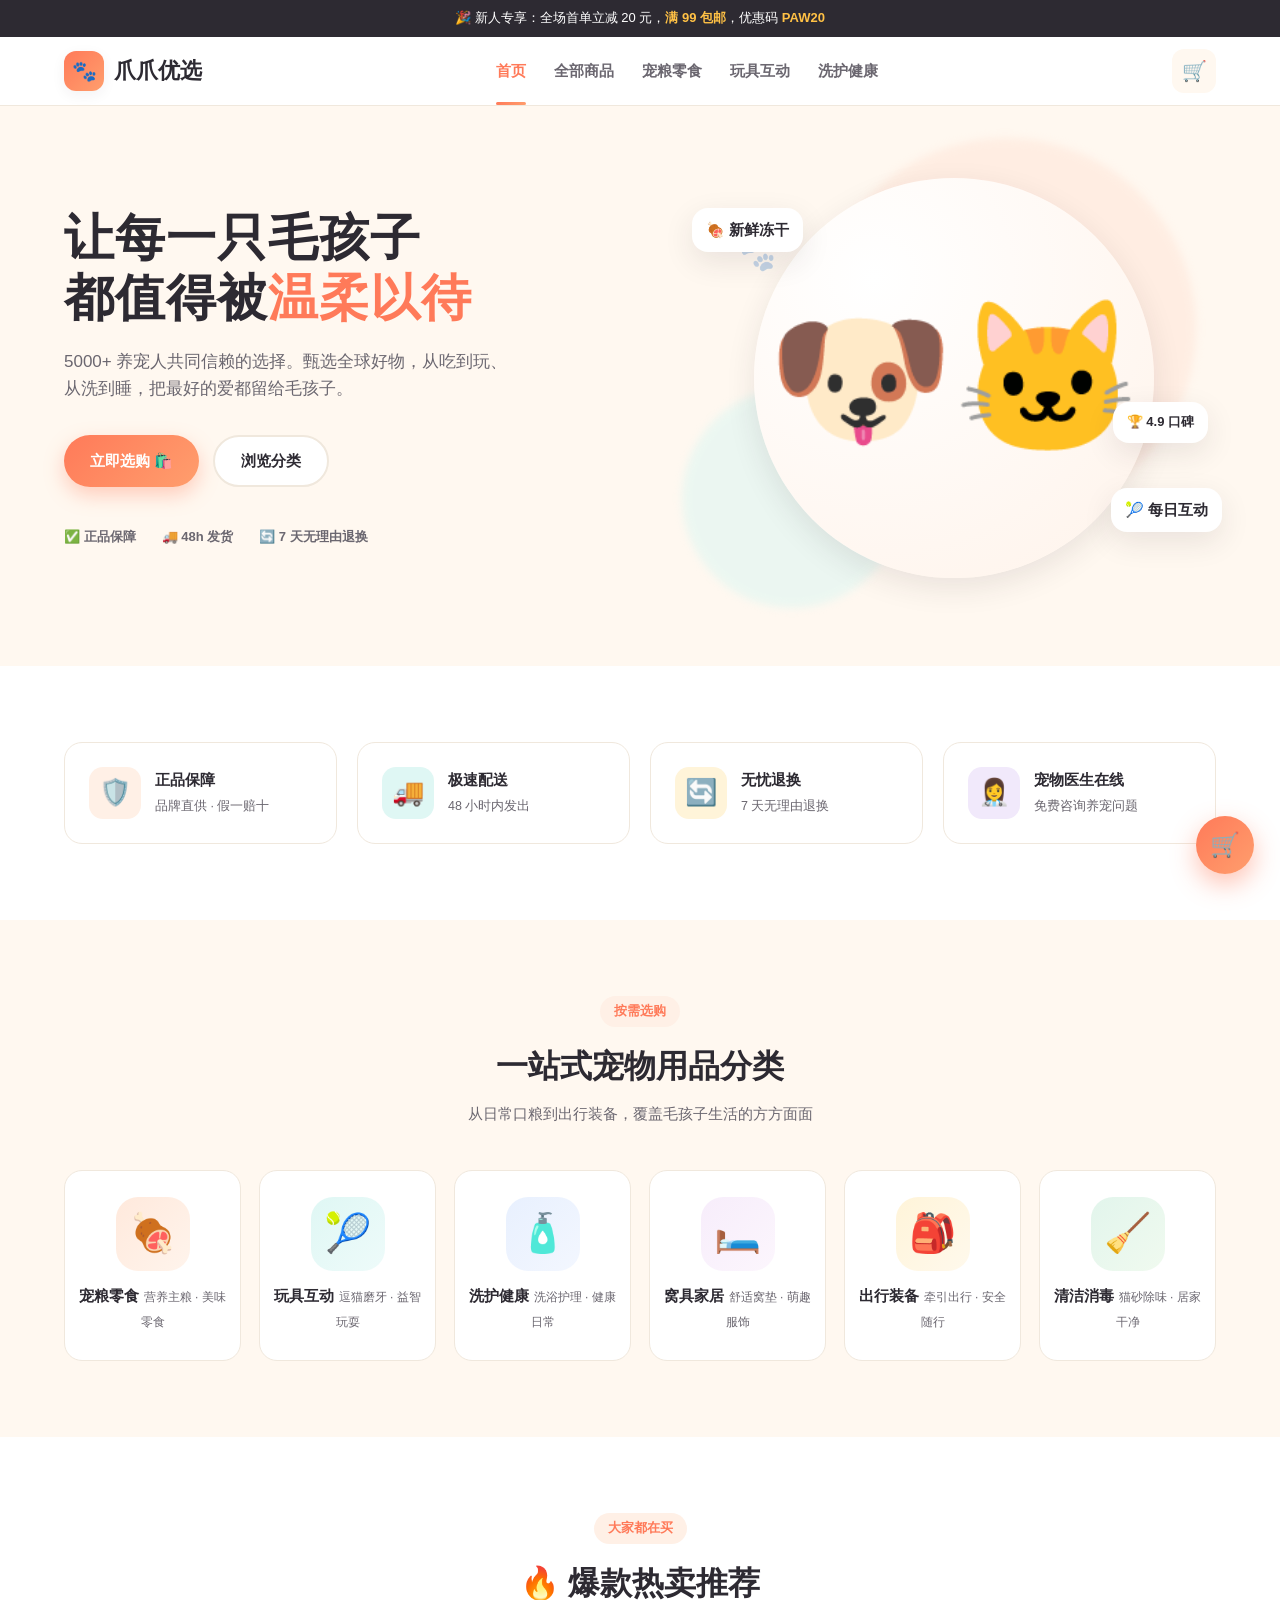
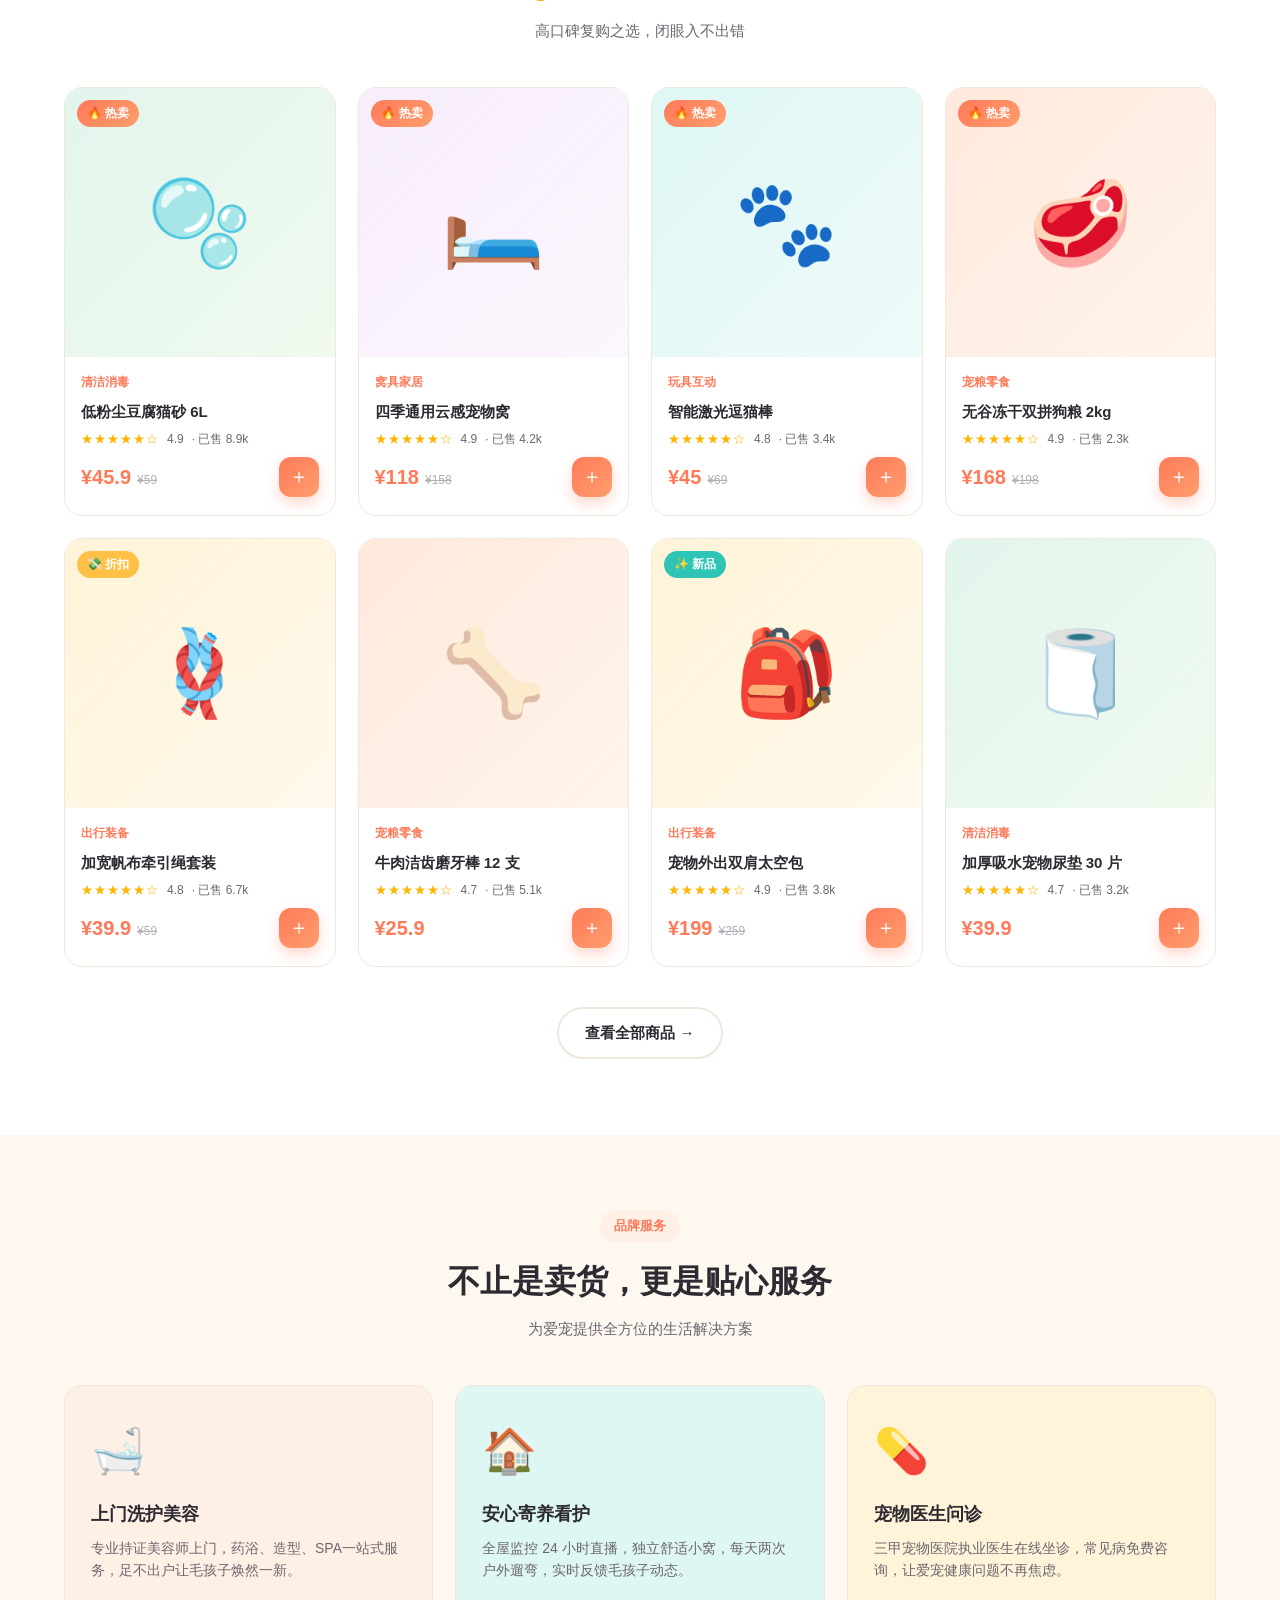
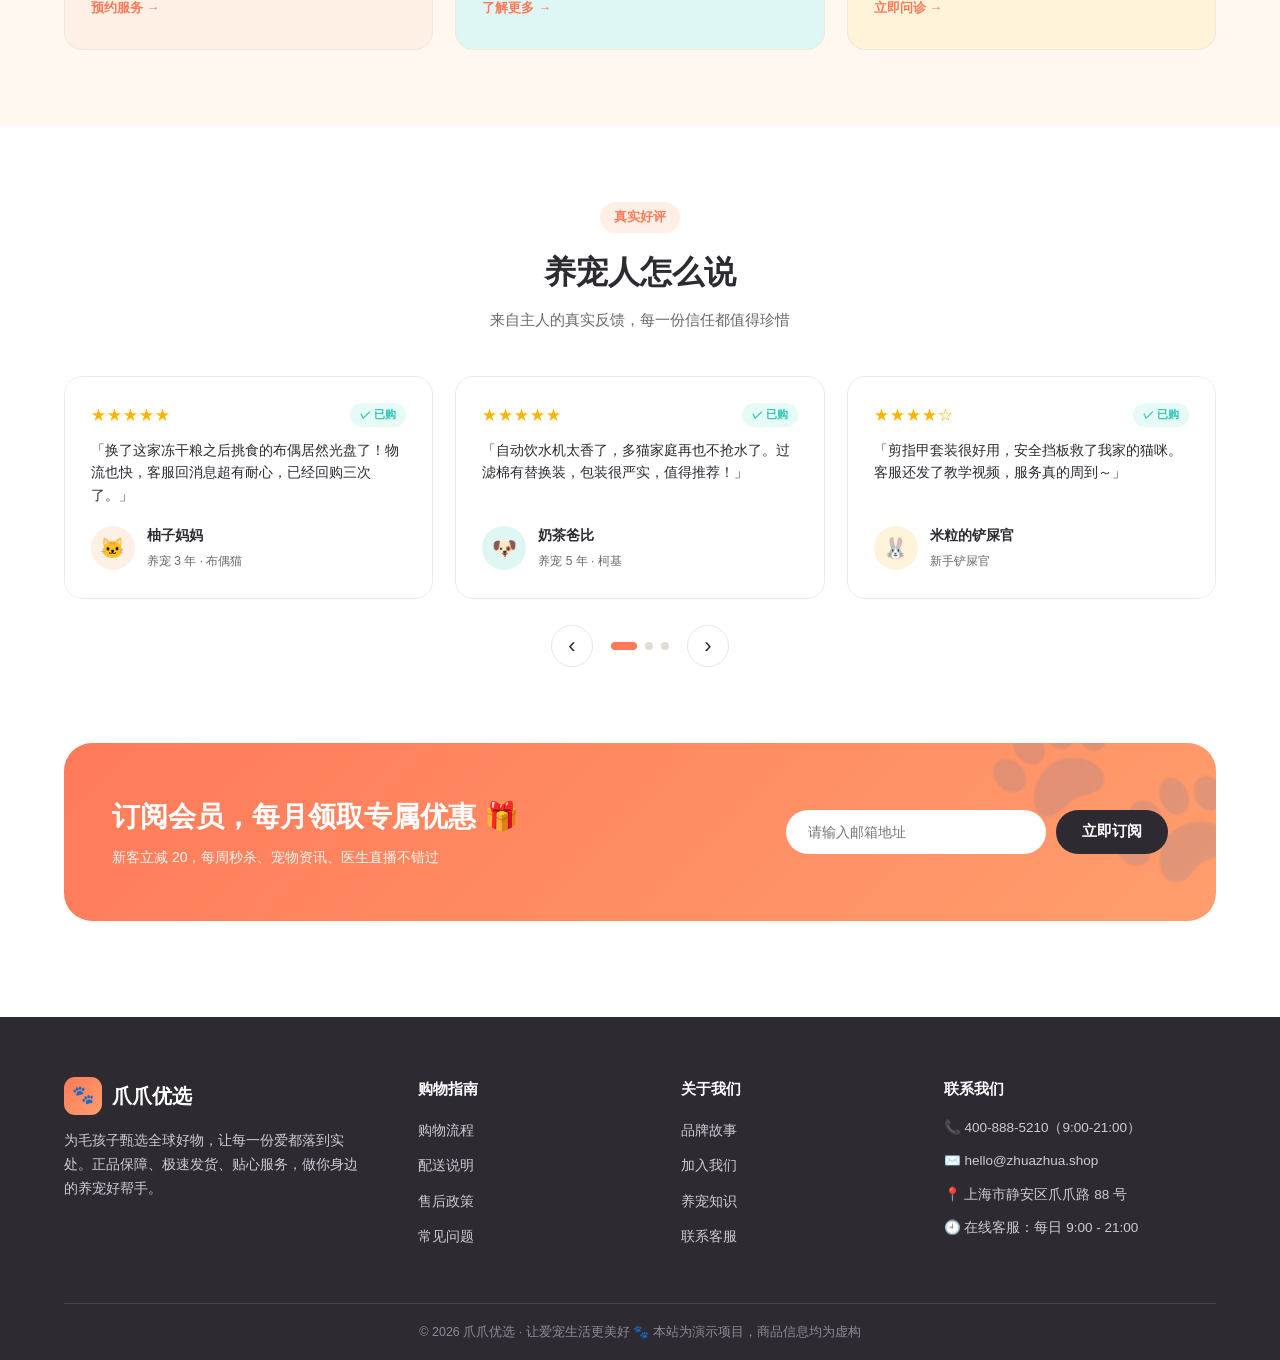
<file: index.html>
<!DOCTYPE html>
<html lang="zh-CN">
<head>
  <meta charset="UTF-8">
  <meta name="viewport" content="width=device-width, initial-scale=1.0">
  <title>爪爪优选 · 宠物用品一站式购物</title>
  <meta name="description" content="爪爪优选——为爱宠精选优质宠粮、玩具、洗护、出行装备，正品保障，极速发货。">
  <link rel="icon" href="data:image/svg+xml,<svg xmlns=%22http://www.w3.org/2000/svg%22 viewBox=%220 0 100 100%22><text y=%22.9em%22 font-size=%2290%22>🐾</text></svg>">
  <link rel="stylesheet" href="css/style.css">
</head>
<body>

  <div class="topbar">🎉 新人专享：全场首单立减 20 元，<b>满 99 包邮</b>，优惠码 <b>PAW20</b></div>

  <header class="header">
    <div class="wrap header-inner">
      <a href="index.html" class="logo"><span class="paw">🐾</span>爪爪优选</a>
      <nav class="nav">
        <a href="index.html" class="active">首页</a>
        <a href="products.html">全部商品</a>
        <a href="products.html?cat=food">宠粮零食</a>
        <a href="products.html?cat=toy">玩具互动</a>
        <a href="products.html?cat=care">洗护健康</a>
      </nav>
      <div class="header-actions">
        <a href="cart.html" class="icon-btn" title="购物车">🛒<span class="cart-badge" style="display:none">0</span></a>
        <button class="icon-btn burger" aria-label="菜单">☰</button>
      </div>
    </div>
  </header>

  <div class="mobile-nav">
    <div class="drawer">
      <button class="close" style="align-self:flex-end">✕</button>
      <a href="index.html">🏠 首页</a>
      <a href="products.html">🛍️ 全部商品</a>
      <a href="products.html?cat=food">🍖 宠粮零食</a>
      <a href="products.html?cat=toy">🎾 玩具互动</a>
      <a href="products.html?cat=care">🧴 洗护健康</a>
      <a href="cart.html">🛒 购物车</a>
    </div>
  </div>

  <!-- Hero -->
  <section class="hero">
    <div class="wrap hero-inner">
      <div>
        <h1>让每一只毛孩子<br>都值得被<span class="hl">温柔以待</span></h1>
<p class="sub">5000+ 养宠人共同信赖的选择。甄选全球好物，从吃到玩、从洗到睡，把最好的爱都留给毛孩子。</p>
        <div class="hero-cta">
          <a href="products.html" class="btn btn-primary">立即选购 🛍️</a>
          <a href="#categories" class="btn btn-ghost">浏览分类</a>
        </div>
        <div class="hero-trust">
          <span>✅ 正品保障</span>
          <span>🚚 48h 发货</span>
          <span>🔄 7 天无理由退换</span>
        </div>
      </div>
      <div class="hero-art">
        <div class="blob blob-a"></div>
        <div class="blob blob-b"></div>
        <span class="paw-deco pd-1">🐾</span>
        <span class="paw-deco pd-2">🦴</span>
        <span class="paw-deco pd-3">🐾</span>
        <div class="hero-pets">🐶🐱</div>
        <div class="float-item fi-1">🍖 新鲜冻干</div>
        <div class="float-item fi-2">🎾 每日互动</div>
        <div class="float-item fi-3">🏆 4.9 口碑</div>
      </div>
    </div>
  </section>

  <!-- 服务亮点 -->
  <section class="section">
    <div class="wrap">
      <div class="features">
        <div class="feature"><div class="ico f-orange">🛡️</div><div><b>正品保障</b><span>品牌直供 · 假一赔十</span></div></div>
        <div class="feature"><div class="ico f-teal">🚚</div><div><b>极速配送</b><span>48 小时内发出</span></div></div>
        <div class="feature"><div class="ico f-yellow">🔄</div><div><b>无忧退换</b><span>7 天无理由退换</span></div></div>
        <div class="feature"><div class="ico f-purple">👩‍⚕️</div><div><b>宠物医生在线</b><span>免费咨询养宠问题</span></div></div>
      </div>
    </div>
  </section>

  <!-- 分类 -->
  <section class="section alt" id="categories">
    <div class="wrap">
      <div class="section-head">
        <span class="tag">按需选购</span>
        <h2>一站式宠物用品分类</h2>
        <p>从日常口粮到出行装备，覆盖毛孩子生活的方方面面</p>
      </div>
      <div class="cats" id="catsBox"></div>
    </div>
  </section>

  <!-- 热卖商品 -->
  <section class="section">
    <div class="wrap">
      <div class="section-head">
        <span class="tag">大家都在买</span>
        <h2>🔥 爆款热卖推荐</h2>
        <p>高口碑复购之选，闭眼入不出错</p>
      </div>
      <div class="grid" id="hotBox"></div>
      <div style="text-align:center;margin-top:40px">
        <a href="products.html" class="btn btn-ghost">查看全部商品 →</a>
      </div>
    </div>
  </section>

  <!-- 服务展示 -->
  <section class="section alt">
    <div class="wrap">
      <div class="section-head">
        <span class="tag">品牌服务</span>
        <h2>不止是卖货，更是贴心服务</h2>
        <p>为爱宠提供全方位的生活解决方案</p>
      </div>
      <div class="services">
        <div class="service" style="background:#fff0e6"><div class="emoji">🛁</div><h3>上门洗护美容</h3><p>专业持证美容师上门，药浴、造型、SPA一站式服务，足不出户让毛孩子焕然一新。</p><span class="more">预约服务 →</span></div>
        <div class="service" style="background:#dff7f4"><div class="emoji">🏠</div><h3>安心寄养看护</h3><p>全屋监控 24 小时直播，独立舒适小窝，每天两次户外遛弯，实时反馈毛孩子动态。</p><span class="more">了解更多 →</span></div>
        <div class="service" style="background:#fff4d9"><div class="emoji">💊</div><h3>宠物医生问诊</h3><p>三甲宠物医院执业医生在线坐诊，常见病免费咨询，让爱宠健康问题不再焦虑。</p><span class="more">立即问诊 →</span></div>
      </div>
    </div>
  </section>

  <!-- 用户评价 -->
  <section class="section">
    <div class="wrap">
      <div class="section-head">
        <span class="tag">真实好评</span>
        <h2>养宠人怎么说</h2>
        <p>来自主人的真实反馈，每一份信任都值得珍惜</p>
      </div>
      <div class="testi-carousel" id="testiCarousel">
        <div class="testi-viewport">
          <div class="testi-track">
            <div class="testi">
              <div class="testi-top"><div class="stars">★★★★★</div><span class="verified">✓ 已购</span></div>
              <p>「换了这家冻干粮之后挑食的布偶居然光盘了！物流也快，客服回消息超有耐心，已经回购三次了。」</p>
              <div class="who"><div class="avatar f-orange" style="background:#fff0e6">🐱</div><div><b>柚子妈妈</b><span>养宠 3 年 · 布偶猫</span></div></div>
            </div>
            <div class="testi">
              <div class="testi-top"><div class="stars">★★★★★</div><span class="verified">✓ 已购</span></div>
              <p>「自动饮水机太香了，多猫家庭再也不抢水了。过滤棉有替换装，包装很严实，值得推荐！」</p>
              <div class="who"><div class="avatar f-teal" style="background:#dff7f4">🐶</div><div><b>奶茶爸比</b><span>养宠 5 年 · 柯基</span></div></div>
            </div>
            <div class="testi">
              <div class="testi-top"><div class="stars">★★★★☆</div><span class="verified">✓ 已购</span></div>
              <p>「剪指甲套装很好用，安全挡板救了我家的猫咪。客服还发了教学视频，服务真的周到～」</p>
              <div class="who"><div class="avatar f-yellow" style="background:#fff4d9">🐰</div><div><b>米粒的铲屎官</b><span>新手铲屎官</span></div></div>
            </div>
            <div class="testi">
              <div class="testi-top"><div class="stars">★★★★★</div><span class="verified">✓ 已购</span></div>
              <p>「16kg 大规格犬粮收到超乎预期，颗粒大小刚好、不油不咸，挑食的金毛每顿都光盘，掉毛也少了，回购已经安排上！」</p>
              <div class="who"><div class="avatar f-pink" style="background:#ffe9f2">🐶</div><div><b>汤圆妈咪</b><span>养宠 4 年 · 金毛</span></div></div>
            </div>
            <div class="testi">
              <div class="testi-top"><div class="stars">★★★★★</div><span class="verified">✓ 已购</span></div>
              <p>「豆腐猫砂除臭真的顶，结团快还不粘底，一袋能用半个月。铲屎体验直接升级，准备再囤一箱！」</p>
              <div class="who"><div class="avatar f-blue" style="background:#e8f1ff">🐱</div><div><b>布丁老爸</b><span>养宠 2 年 · 英短</span></div></div>
            </div>
            <div class="testi">
              <div class="testi-top"><div class="stars">★★★★★</div><span class="verified">✓ 已购</span></div>
              <p>「氨基酸沐浴露香味高级又不刺激，洗完整个毛孩子蓬松软糯，现在一闻到瓶子的味道就乖乖蹲下等洗澡了。」</p>
              <div class="who"><div class="avatar f-teal" style="background:#e6faf6">🐶</div><div><b>雪球姐姐</b><span>养宠 6 年 · 博美</span></div></div>
            </div>
            <div class="testi">
              <div class="testi-top"><div class="stars">★★★★☆</div><span class="verified">✓ 已购</span></div>
              <p>「耐咬绳结玩具超结实，拆家小能手终于遇到了对手，终于不用每天换一只新拖鞋了！扣一星是希望配色再多一点～」</p>
              <div class="who"><div class="avatar f-yellow" style="background:#fff7e0">🐶</div><div><b>黑豆哥哥</b><span>养宠 1 年 · 雪纳瑞</span></div></div>
            </div>
            <div class="testi">
              <div class="testi-top"><div class="stars">★★★★★</div><span class="verified">✓ 已购</span></div>
              <p>「太空舱宠物包设计太贴心了，透气不闷还有垫子，带仓鼠出门散步回头率超高，朋友都来问链接。」</p>
              <div class="who"><div class="avatar f-orange" style="background:#fff2e4">🐹</div><div><b>瓜子妈妈</b><span>养宠 3 年 · 仓鼠</span></div></div>
            </div>
            <div class="testi">
              <div class="testi-top"><div class="stars">★★★★★</div><span class="verified">✓ 已购</span></div>
              <p>「在线问诊太方便了，半夜毛孩子呕吐吓得不行，医生几分钟就回复，耐心指导到好转，安心又省钱。」</p>
              <div class="who"><div class="avatar f-pink" style="background:#fff0f9">🐈</div><div><b>年糕铲屎官</b><span>养宠 5 年 · 中华田园猫</span></div></div>
            </div>
          </div>
        </div>
        <div class="testi-nav">
          <button class="testi-btn prev" aria-label="上一条评价">‹</button>
          <div class="testi-dots" role="tablist" aria-label="评价分页"></div>
          <button class="testi-btn next" aria-label="下一条评价">›</button>
        </div>
      </div>
    </div>
  </section>

  <!-- CTA 订阅 -->
  <section class="section" style="padding-top:0">
    <div class="wrap">
      <div class="cta-band">
        <div>
          <h2>订阅会员，每月领取专属优惠 🎁</h2>
          <p>新客立减 20，每周秒杀、宠物资讯、医生直播不错过</p>
        </div>
        <form class="newsletter" onsubmit="event.preventDefault();toast('订阅成功，欢迎加入爪爪家族 🐾')">
          <input type="email" placeholder="请输入邮箱地址" required>
          <button class="btn" type="submit">立即订阅</button>
        </form>
      </div>
    </div>
  </section>

  <footer class="footer">
    <div class="wrap">
      <div class="footer-grid">
        <div>
          <div class="flogo"><span class="paw">🐾</span>爪爪优选</div>
          <p class="desc">为毛孩子甄选全球好物，让每一份爱都落到实处。正品保障、极速发货、贴心服务，做你身边的养宠好帮手。</p>
        </div>
        <div>
          <h4>购物指南</h4>
          <ul>
            <li><a href="#">购物流程</a></li>
            <li><a href="#">配送说明</a></li>
            <li><a href="#">售后政策</a></li>
            <li><a href="#">常见问题</a></li>
          </ul>
        </div>
        <div>
          <h4>关于我们</h4>
          <ul>
            <li><a href="#">品牌故事</a></li>
            <li><a href="#">加入我们</a></li>
            <li><a href="#">养宠知识</a></li>
            <li><a href="#">联系客服</a></li>
          </ul>
        </div>
        <div>
          <h4>联系我们</h4>
          <ul class="contact">
            <li>📞 400-888-5210（9:00-21:00）</li>
            <li>✉️ hello@zhuazhua.shop</li>
            <li>📍 上海市静安区爪爪路 88 号</li>
            <li>🕘 在线客服：每日 9:00 - 21:00</li>
          </ul>
        </div>
      </div>
      <div class="footer-bottom">© 2026 爪爪优选 · 让爱宠生活更美好 🐾 本站为演示项目，商品信息均为虚构</div>
    </div>
  </footer>

  <a href="cart.html" class="float-cart" title="购物车">🛒<span class="cart-badge" style="display:none">0</span></a>

  <script src="js/data.js"></script>
  <script src="js/main.js"></script>
  <script>
    function renderHome() {
      // 分类卡片
      const catsBox = document.getElementById("catsBox");
      catsBox.innerHTML = CATEGORIES.map(c => `
        <a class="cat-card" href="products.html?cat=${c.key}">
          <div class="emoji" style="background:${c.grad}">${c.emoji}</div>
          <b>${c.name}</b>
          <span>${c.desc}</span>
        </a>`).join("");

      // 热卖商品：取 tag=hot + 销量排序取前 8
      const hot = [...PRODUCTS]
        .sort((a, b) => (b.tag === "hot") - (a.tag === "hot") || b.sales.replace("k", "000").replace(".", "") - a.sales.replace("k", "000").replace(".", ""))
        .slice(0, 8);
      document.getElementById("hotBox").innerHTML = hot.map(productCard).join("");
    }
    renderHome();
  </script>
</body>
</html>
</file>
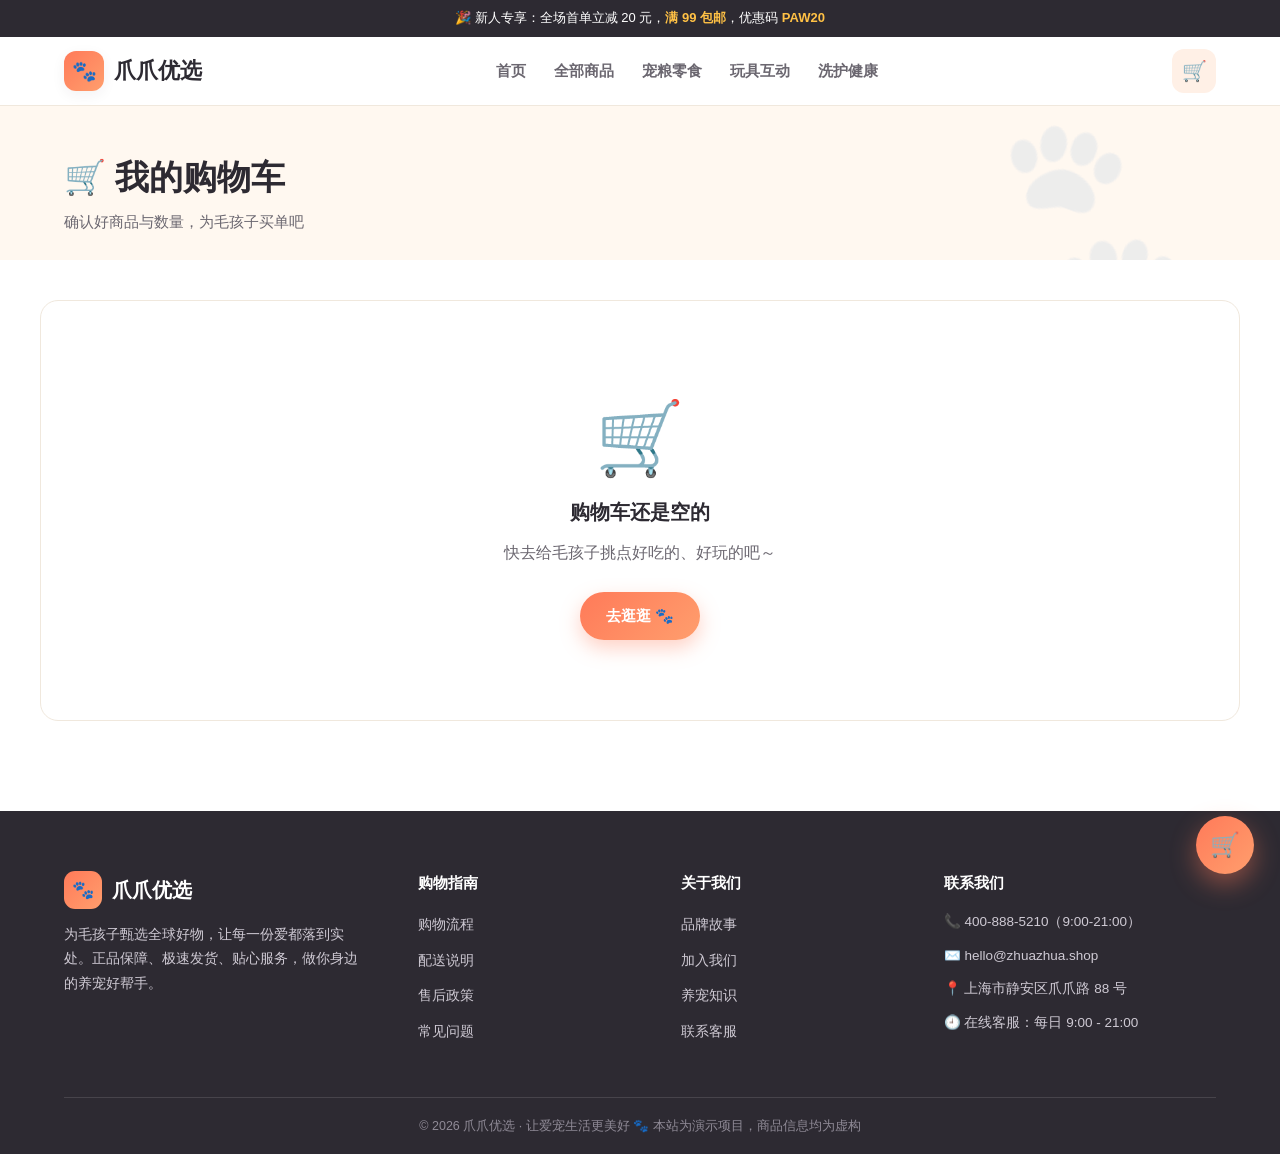
<file: cart.html>
<!DOCTYPE html>
<html lang="zh-CN">
<head>
  <meta charset="UTF-8">
  <meta name="viewport" content="width=device-width, initial-scale=1.0">
  <title>购物车 · 爪爪优选</title>
  <meta name="description" content="爪爪优选购物车，结算您的宠物用品订单。">
  <link rel="icon" href="data:image/svg+xml,<svg xmlns=%22http://www.w3.org/2000/svg%22 viewBox=%220 0 100 100%22><text y=%22.9em%22 font-size=%2290%22>🐾</text></svg>">
  <link rel="stylesheet" href="css/style.css">
</head>
<body>

  <div class="topbar">🎉 新人专享：全场首单立减 20 元，<b>满 99 包邮</b>，优惠码 <b>PAW20</b></div>

  <header class="header">
    <div class="wrap header-inner">
      <a href="index.html" class="logo"><span class="paw">🐾</span>爪爪优选</a>
      <nav class="nav">
        <a href="index.html">首页</a>
        <a href="products.html">全部商品</a>
        <a href="products.html?cat=food">宠粮零食</a>
        <a href="products.html?cat=toy">玩具互动</a>
        <a href="products.html?cat=care">洗护健康</a>
      </nav>
      <div class="header-actions">
        <a href="cart.html" class="icon-btn" title="购物车" style="background:#fff0e6">🛒<span class="cart-badge" style="display:none">0</span></a>
        <button class="icon-btn burger" aria-label="菜单">☰</button>
      </div>
    </div>
  </header>

  <div class="mobile-nav">
    <div class="drawer">
      <button class="close" style="align-self:flex-end">✕</button>
      <a href="index.html">🏠 首页</a>
      <a href="products.html">🛍️ 全部商品</a>
      <a href="products.html?cat=food">🍖 宠粮零食</a>
      <a href="products.html?cat=toy">🎾 玩具互动</a>
      <a href="products.html?cat=care">🧴 洗护健康</a>
      <a href="cart.html">🛒 购物车</a>
    </div>
  </div>

  <!-- 页头 -->
  <section class="page-hero">
    <div class="wrap" style="padding-bottom:26px">
      <h1>🛒 我的购物车</h1>
      <p>确认好商品与数量，为毛孩子买单吧</p>
    </div>
  </section>

  <div class="wrap cart-page" id="cartArea"></div>

  <footer class="footer" style="margin-top:0">
    <div class="wrap">
      <div class="footer-grid">
        <div>
          <div class="flogo"><span class="paw">🐾</span>爪爪优选</div>
          <p class="desc">为毛孩子甄选全球好物，让每一份爱都落到实处。正品保障、极速发货、贴心服务，做你身边的养宠好帮手。</p>
        </div>
        <div>
          <h4>购物指南</h4>
          <ul>
            <li><a href="#">购物流程</a></li>
            <li><a href="#">配送说明</a></li>
            <li><a href="#">售后政策</a></li>
            <li><a href="#">常见问题</a></li>
          </ul>
        </div>
        <div>
          <h4>关于我们</h4>
          <ul>
            <li><a href="#">品牌故事</a></li>
            <li><a href="#">加入我们</a></li>
            <li><a href="#">养宠知识</a></li>
            <li><a href="#">联系客服</a></li>
          </ul>
        </div>
        <div>
          <h4>联系我们</h4>
          <ul class="contact">
            <li>📞 400-888-5210（9:00-21:00）</li>
            <li>✉️ hello@zhuazhua.shop</li>
            <li>📍 上海市静安区爪爪路 88 号</li>
            <li>🕘 在线客服：每日 9:00 - 21:00</li>
          </ul>
        </div>
      </div>
      <div class="footer-bottom">© 2026 爪爪优选 · 让爱宠生活更美好 🐾 本站为演示项目，商品信息均为虚构</div>
    </div>
  </footer>

  <!-- 下单成功弹窗 -->
  <div class="modal-mask" id="orderModal">
    <div class="modal">
      <div class="success-ico">🎉</div>
      <h3>下单成功啦！</h3>
      <p>您的订单已提交，毛孩子们的礼物已在飞奔而来～<br>（演示项目，不会真实扣款）</p>
      <div class="btn-row">
        <button class="btn btn-ghost" onclick="closeModal()">继续逛逛</button>
        <a class="btn btn-primary" href="products.html">再买一件 🛍️</a>
      </div>
    </div>
  </div>

  <a href="cart.html" class="float-cart" title="购物车">🛒<span class="cart-badge" style="display:none">0</span></a>

  <script src="js/data.js"></script>
  <script src="js/main.js"></script>
  <script src="js/cart.js"></script>
</body>
</html>
</file>
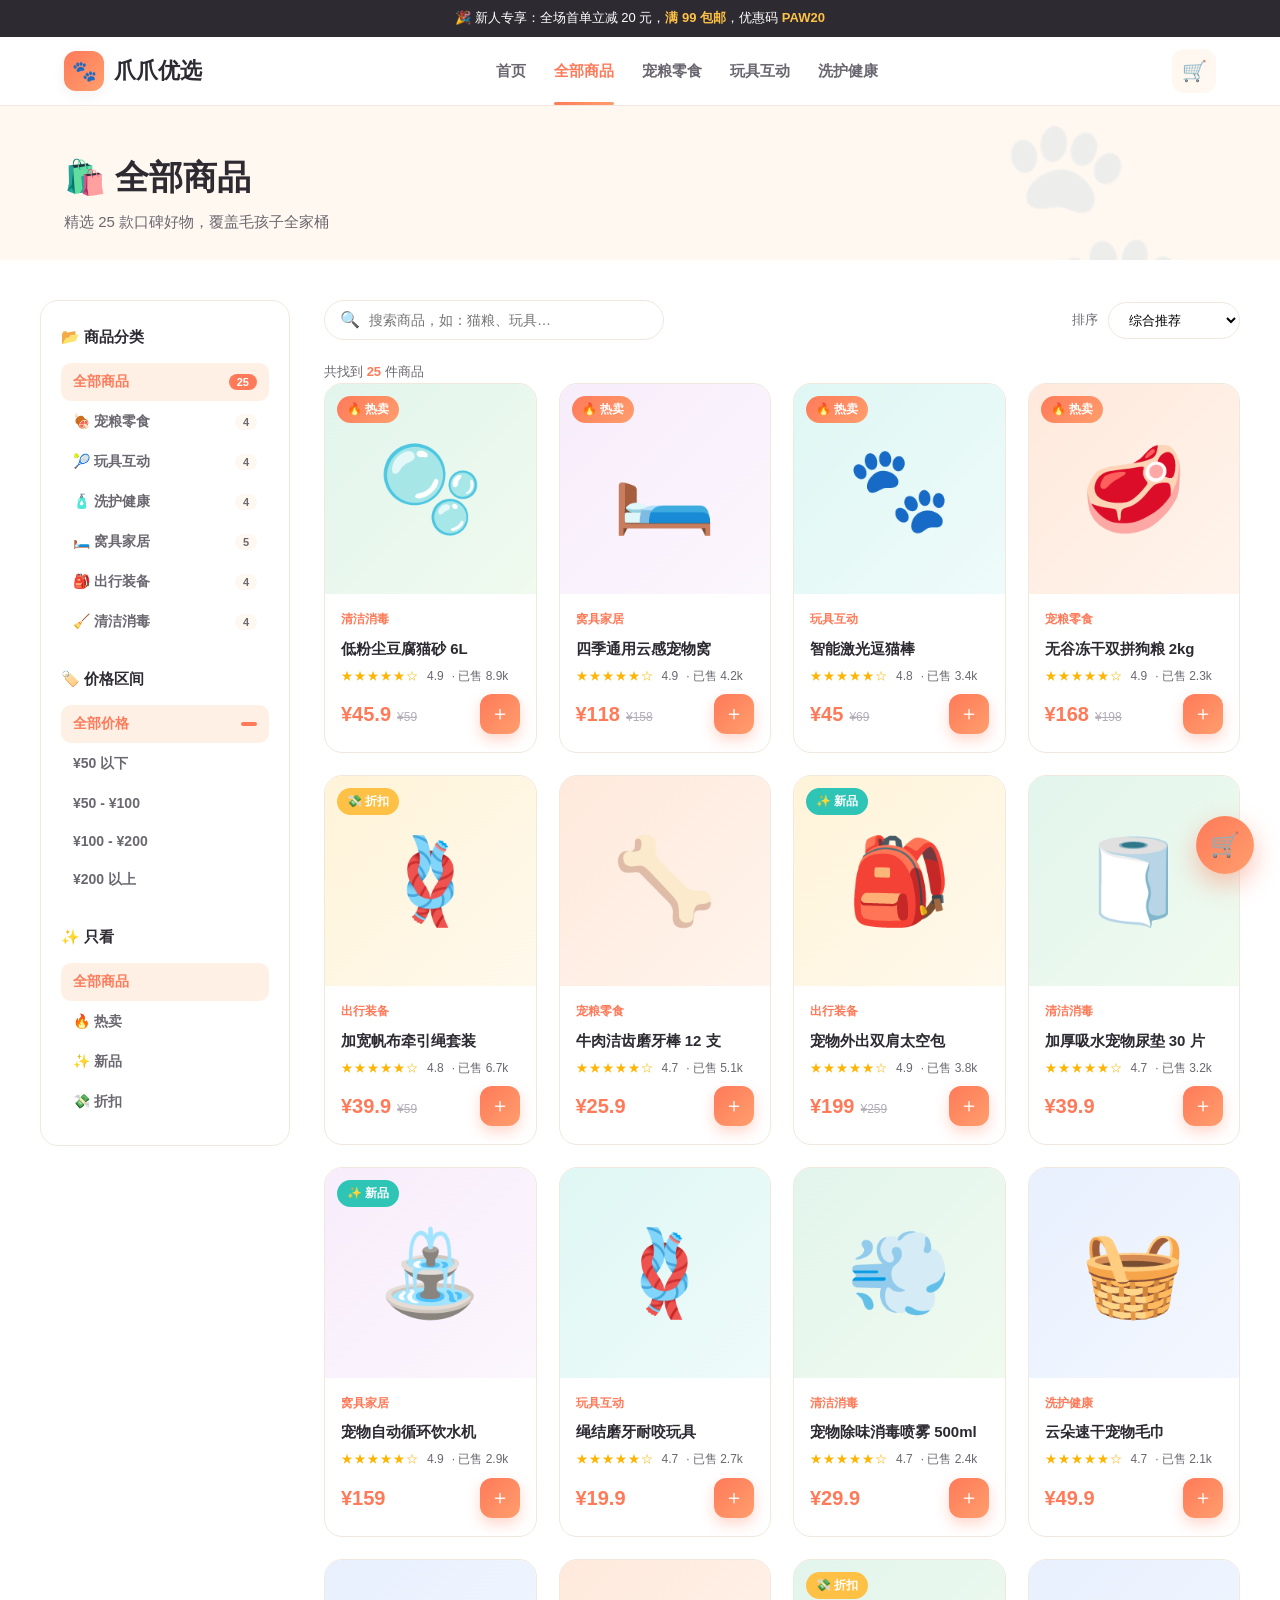
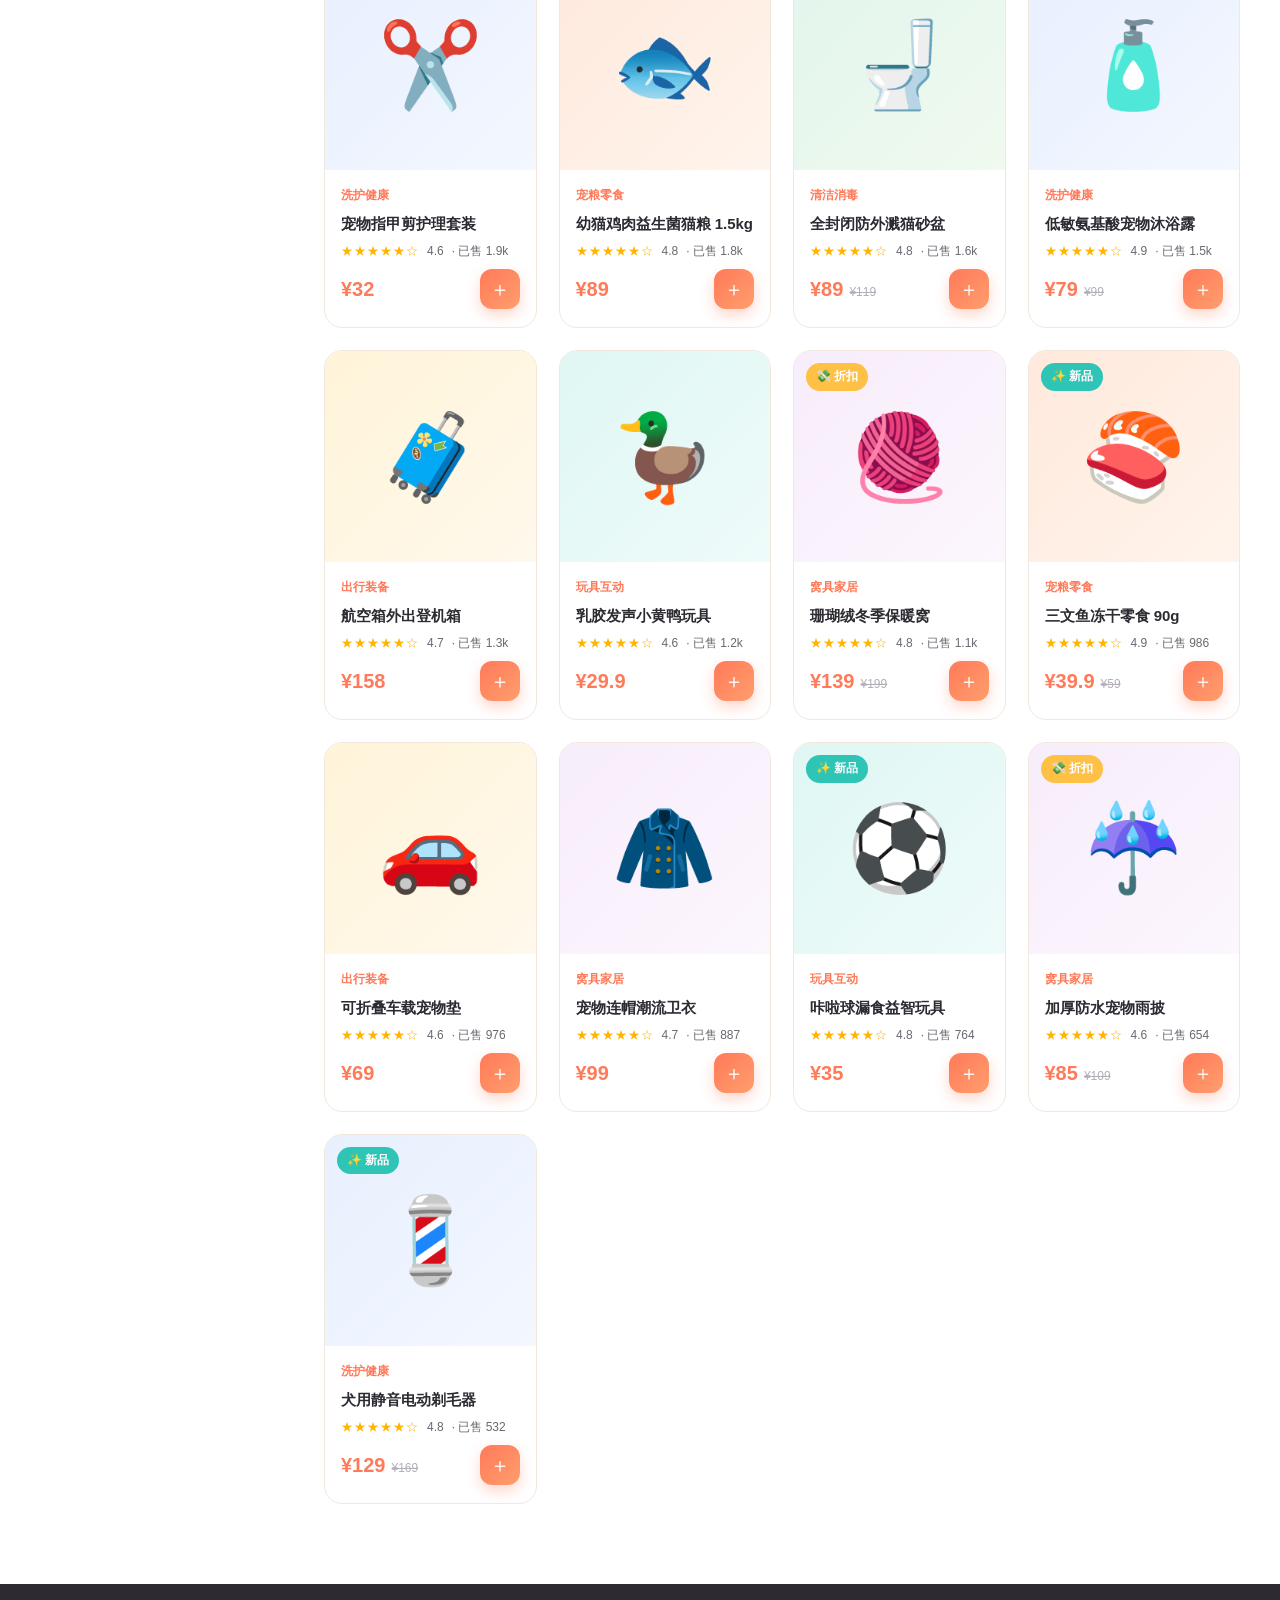
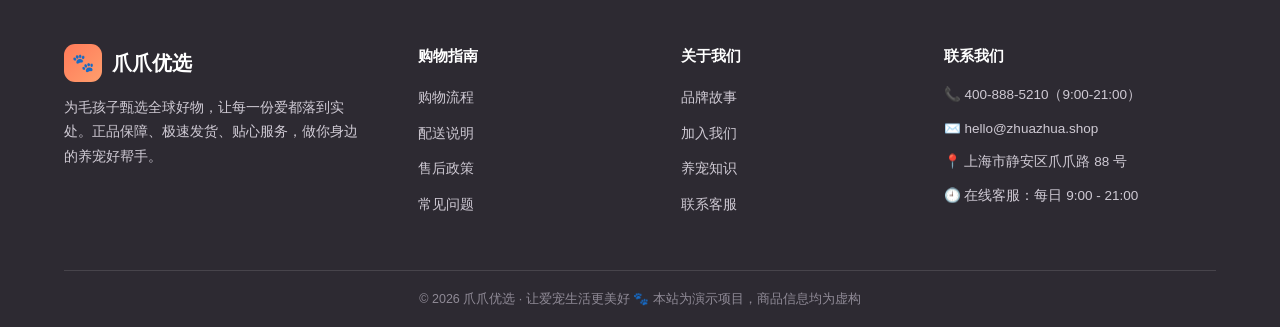
<file: products.html>
<!DOCTYPE html>
<html lang="zh-CN">
<head>
  <meta charset="UTF-8">
  <meta name="viewport" content="width=device-width, initial-scale=1.0">
  <title>全部商品 · 爪爪优选</title>
  <meta name="description" content="爪爪优选全部商品，宠粮零食、玩具互动、洗护健康、窝具家居、出行装备、清洁消毒。">
  <link rel="icon" href="data:image/svg+xml,<svg xmlns=%22http://www.w3.org/2000/svg%22 viewBox=%220 0 100 100%22><text y=%22.9em%22 font-size=%2290%22>🐾</text></svg>">
  <link rel="stylesheet" href="css/style.css">
</head>
<body>

  <div class="topbar">🎉 新人专享：全场首单立减 20 元，<b>满 99 包邮</b>，优惠码 <b>PAW20</b></div>

  <header class="header">
    <div class="wrap header-inner">
      <a href="index.html" class="logo"><span class="paw">🐾</span>爪爪优选</a>
      <nav class="nav">
        <a href="index.html">首页</a>
        <a href="products.html" class="active">全部商品</a>
        <a href="products.html?cat=food">宠粮零食</a>
        <a href="products.html?cat=toy">玩具互动</a>
        <a href="products.html?cat=care">洗护健康</a>
      </nav>
      <div class="header-actions">
        <a href="cart.html" class="icon-btn" title="购物车">🛒<span class="cart-badge" style="display:none">0</span></a>
        <button class="icon-btn burger" aria-label="菜单">☰</button>
      </div>
    </div>
  </header>

  <div class="mobile-nav">
    <div class="drawer">
      <button class="close" style="align-self:flex-end">✕</button>
      <a href="index.html">🏠 首页</a>
      <a href="products.html">🛍️ 全部商品</a>
      <a href="products.html?cat=food">🍖 宠粮零食</a>
      <a href="products.html?cat=toy">🎾 玩具互动</a>
      <a href="products.html?cat=care">🧴 洗护健康</a>
      <a href="cart.html">🛒 购物车</a>
    </div>
  </div>

  <!-- 页头 -->
  <section class="page-hero">
    <div class="wrap" style="padding-bottom:26px">
      <h1>🛍️ 全部商品</h1>
      <p>精选 25 款口碑好物，覆盖毛孩子全家桶</p>
    </div>
  </section>

  <div class="wrap shop-layout">
    <!-- 侧边筛选 -->
    <aside class="sidebar">
      <div class="group">
        <h3>📂 商品分类</h3>
        <div class="side-filter" id="catFilter"></div>
      </div>
      <div class="group">
        <h3>🏷️ 价格区间</h3>
        <div class="side-filter" id="priceFilter">
          <button data-price="all" class="active">全部价格 <span class="n"></span></button>
          <button data-price="50">¥50 以下</button>
          <button data-price="50-100">¥50 - ¥100</button>
          <button data-price="100-200">¥100 - ¥200</button>
          <button data-price="200">¥200 以上</button>
        </div>
      </div>
      <div class="group" style="margin-bottom:0">
        <h3>✨ 只看</h3>
        <div class="side-filter" id="tagFilter">
          <button data-tag="all" class="active">全部商品</button>
          <button data-tag="hot">🔥 热卖</button>
          <button data-tag="new">✨ 新品</button>
          <button data-tag="sale">💸 折扣</button>
        </div>
      </div>
    </aside>

    <!-- 商品区 -->
    <div>
      <div class="shop-top">
        <div class="search-box">
          <span class="sico">🔍</span>
          <input id="searchInput" type="text" placeholder="搜索商品，如：猫粮、玩具…">
        </div>
        <div class="sort-box">
          排序
          <select id="sortSelect">
            <option value="default">综合推荐</option>
            <option value="price-asc">价格从低到高</option>
            <option value="price-desc">价格从高到低</option>
            <option value="rating">好评优先</option>
            <option value="sales">销量优先</option>
          </select>
        </div>
      </div>
      <p class="result-count" id="resultCount"></p>
      <div class="grid" id="productGrid"></div>
      <div class="empty" id="emptyBox" style="display:none">
        <div class="e">🐾</div>
        <h3 style="margin:10px 0 6px">没有找到相关商品</h3>
        <p style="color:var(--ink-soft)">换个关键词或分类试试吧～</p>
        <div style="margin-top:20px"><button class="btn btn-ghost" onclick="resetAll()">清空筛选</button></div>
      </div>
    </div>
  </div>

  <footer class="footer" style="margin-top:0">
    <div class="wrap">
      <div class="footer-grid">
        <div>
          <div class="flogo"><span class="paw">🐾</span>爪爪优选</div>
          <p class="desc">为毛孩子甄选全球好物，让每一份爱都落到实处。正品保障、极速发货、贴心服务，做你身边的养宠好帮手。</p>
        </div>
        <div>
          <h4>购物指南</h4>
          <ul>
            <li><a href="#">购物流程</a></li>
            <li><a href="#">配送说明</a></li>
            <li><a href="#">售后政策</a></li>
            <li><a href="#">常见问题</a></li>
          </ul>
        </div>
        <div>
          <h4>关于我们</h4>
          <ul>
            <li><a href="#">品牌故事</a></li>
            <li><a href="#">加入我们</a></li>
            <li><a href="#">养宠知识</a></li>
            <li><a href="#">联系客服</a></li>
          </ul>
        </div>
        <div>
          <h4>联系我们</h4>
          <ul class="contact">
            <li>📞 400-888-5210（9:00-21:00）</li>
            <li>✉️ hello@zhuazhua.shop</li>
            <li>📍 上海市静安区爪爪路 88 号</li>
            <li>🕘 在线客服：每日 9:00 - 21:00</li>
          </ul>
        </div>
      </div>
      <div class="footer-bottom">© 2026 爪爪优选 · 让爱宠生活更美好 🐾 本站为演示项目，商品信息均为虚构</div>
    </div>
  </footer>

  <a href="cart.html" class="float-cart" title="购物车">🛒<span class="cart-badge" style="display:none">0</span></a>

  <script src="js/data.js"></script>
  <script src="js/main.js"></script>
  <script src="js/products.js"></script>
</body>
</html>
</file>
<file: css/style.css>
/* ========== 基础与变量 ========== */
:root {
  --primary: #ff7a59;
  --primary-dark: #f0643f;
  --secondary: #2ec4b6;
  --accent: #ffc145;
  --ink: #2d2a32;
  --ink-soft: #6b6770;
  --cream: #fff8f0;
  --white: #ffffff;
  --line: #f0e8dd;
  --radius: 18px;
  --shadow-sm: 0 4px 14px rgba(45, 42, 50, 0.06);
  --shadow-md: 0 10px 30px rgba(45, 42, 50, 0.10);
  --grad: linear-gradient(135deg, #ff7a59 0%, #ff9e6d 100%);
}

* { margin: 0; padding: 0; box-sizing: border-box; }

html { scroll-behavior: smooth; }

body {
  font-family: "PingFang SC", "Hiragino Sans GB", "Microsoft YaHei", -apple-system, BlinkMacSystemFont, "Segoe UI", sans-serif;
  color: var(--ink);
  background: var(--white);
  line-height: 1.6;
  -webkit-font-smoothing: antialiased;
}

img { max-width: 100%; display: block; }
a { text-decoration: none; color: inherit; }
ul { list-style: none; }
button { font-family: inherit; cursor: pointer; border: none; background: none; }

.wrap { max-width: 1200px; margin: 0 auto; padding: 0 24px; }

/* ========== 顶部提示条 ========== */
.topbar {
  background: var(--ink);
  color: #fff;
  font-size: 13px;
  text-align: center;
  padding: 8px 16px;
}
.topbar b { color: var(--accent); }

/* ========== 头部导航 ========== */
.header {
  position: sticky;
  top: 0;
  z-index: 60;
  background: rgba(255, 255, 255, 0.92);
  backdrop-filter: blur(12px);
  border-bottom: 1px solid var(--line);
}
.header-inner {
  display: flex;
  align-items: center;
  justify-content: space-between;
  height: 68px;
  gap: 16px;
}
.logo { display: flex; align-items: center; gap: 10px; font-size: 22px; font-weight: 800; }
.logo .paw {
  width: 40px; height: 40px; border-radius: 12px;
  background: var(--grad);
  display: grid; place-items: center;
  color: #fff; font-size: 20px;
  box-shadow: var(--shadow-sm);
}
.nav { display: flex; gap: 28px; font-weight: 600; font-size: 15px; }
.nav a { color: var(--ink-soft); transition: color .2s; position: relative; }
.nav a:hover, .nav a.active { color: var(--primary); }
.nav a.active::after {
  content: ""; position: absolute; left: 0; right: 0; bottom: -22px;
  height: 3px; border-radius: 3px; background: var(--grad);
}
.header-actions { display: flex; align-items: center; gap: 12px; }
.icon-btn {
  position: relative;
  width: 44px; height: 44px; border-radius: 12px;
  display: grid; place-items: center;
  font-size: 20px; background: var(--cream);
  transition: transform .15s, background .2s;
}
.icon-btn:hover { background: #fff0e6; transform: translateY(-1px); }
.cart-badge {
  position: absolute; top: -4px; right: -4px;
  min-width: 18px; height: 18px; padding: 0 4px;
  border-radius: 10px; background: var(--primary); color: #fff;
  font-size: 11px; font-weight: 700;
  display: grid; place-items: center;
}
.burger { display: none; }

/* 移动导航抽屉 */
.mobile-nav {
  display: none;
  position: fixed; inset: 0; z-index: 100;
  background: rgba(45, 42, 50, .4);
}
.mobile-nav.open { display: block; }
.mobile-nav .drawer {
  width: 78%; max-width: 300px; height: 100%;
  background: #fff; padding: 24px;
  display: flex; flex-direction: column; gap: 8px;
}
.mobile-nav a { padding: 14px 10px; border-radius: 10px; font-weight: 600; }
.mobile-nav a:hover { background: var(--cream); }
.mobile-nav .close { align-self: flex-end; font-size: 24px; color: var(--ink-soft); }

/* ========== 按钮 ========== */
.btn {
  display: inline-flex; align-items: center; justify-content: center; gap: 8px;
  padding: 12px 26px; border-radius: 999px;
  font-size: 15px; font-weight: 700;
  transition: transform .15s, box-shadow .2s, background .2s;
}
.btn-primary { background: var(--grad); color: #fff; box-shadow: 0 8px 20px rgba(255, 122, 89, .35); }
.btn-primary:hover { transform: translateY(-2px); box-shadow: 0 10px 26px rgba(255, 122, 89, .45); }
.btn-ghost { background: #fff; color: var(--ink); border: 2px solid var(--line); }
.btn-ghost:hover { border-color: var(--primary); color: var(--primary); }
.btn-dark { background: var(--ink); color: #fff; }
.btn-dark:hover { transform: translateY(-2px); }
.btn-sm { padding: 8px 16px; font-size: 13px; }
.btn:disabled { opacity: .5; cursor: not-allowed; transform: none !important; }

/* ========== Hero ========== */
.hero {
  position: relative;
  background: var(--cream);
  overflow: hidden;
  padding: 72px 0 88px;
}
.hero-inner { display: grid; grid-template-columns: 1.05fr .95fr; gap: 48px; align-items: center; }
.hero h1 { font-size: 50px; line-height: 1.2; letter-spacing: 1px; font-weight: 800; }
.hero h1 .hl { position: relative; display: inline-block; color: var(--primary); }
.hero .sub { margin: 20px 0 32px; color: var(--ink-soft); font-size: 17px; max-width: 460px; }
.hero-cta { display: flex; gap: 14px; flex-wrap: wrap; }
.hero-trust { display: flex; gap: 26px; margin-top: 40px; color: var(--ink-soft); font-size: 13px; font-weight: 600; }
.hero-trust span { display: flex; align-items: center; gap: 6px; }

.hero-art { position: relative; display: grid; place-items: center; }
.hero-art .blob {
  position: absolute; border-radius: 50%;
  filter: blur(4px); opacity: .5; z-index: 0;
}
.blob-a { width: 380px; height: 380px; background: #ffe3d5; top: -40px; right: 20px; }
.blob-b { width: 220px; height: 220px; background: #d8f6f2; bottom: -30px; left: -10px; }
.hero-pets {
  position: relative; z-index: 1;
  display: grid; place-items: center;
  width: 400px; height: 400px;
  font-size: 150px;
  background: radial-gradient(circle at 30% 25%, #ffffff 0%, #fff3ea 100%);
  border-radius: 50%;
  box-shadow: var(--shadow-md);
  animation: float 5s ease-in-out infinite;
}
@keyframes float { 0%,100% { transform: translateY(0) } 50% { transform: translateY(-14px) } }
.float-item {
  position: absolute; z-index: 2;
  background: #fff; border-radius: 16px;
  padding: 10px 14px; font-size: 15px; font-weight: 700;
  box-shadow: var(--shadow-md);
  display: flex; align-items: center; gap: 8px;
  animation: float 4s ease-in-out infinite;
}
.fi-1 { top: 30px; left: 0; animation-delay: .4s; }
.fi-2 { bottom: 46px; right: -6px; animation-delay: 1.1s; }
.fi-3 { top: 56%; right: 8px; animation-delay: 1.9s; font-size: 13px; }
.paw-deco { position: absolute; font-size: 34px; opacity: .25; z-index: 1; }
.pd-1 { top: 12%; left: 8%; animation: float 6s ease-in-out infinite; }
.pd-2 { bottom: 18%; left: 26%; animation: float 6s ease-in-out infinite 1.2s; }
.pd-3 { top: 22%; right: 16%; animation: float 6s ease-in-out infinite .6s; }

/* ========== 通用区块 ========== */
.section { padding: 76px 0; }
.section.alt { background: var(--cream); }
.section-head { text-align: center; max-width: 560px; margin: 0 auto 44px; }
.section-head .tag {
  display: inline-block; padding: 5px 14px; border-radius: 999px;
  background: #fff0e6; color: var(--primary);
  font-size: 13px; font-weight: 700; margin-bottom: 14px;
}
.section-head h2 { font-size: 32px; font-weight: 800; }
.section-head p { color: var(--ink-soft); margin-top: 10px; font-size: 15px; }

/* ========== 服务亮点 ========== */
.features { display: grid; grid-template-columns: repeat(4, 1fr); gap: 20px; }
.feature {
  background: #fff; border: 1px solid var(--line);
  border-radius: var(--radius); padding: 24px;
  display: flex; gap: 14px; align-items: center;
  transition: transform .2s, box-shadow .2s;
}
.feature:hover { transform: translateY(-4px); box-shadow: var(--shadow-md); }
.feature .ico {
  width: 52px; height: 52px; border-radius: 14px; flex-shrink: 0;
  display: grid; place-items: center; font-size: 26px;
}
.f-orange { background: #fff0e6; }
.f-teal { background: #dff7f4; }
.f-yellow { background: #fff4d9; }
.f-purple { background: #f1e9fb; }
.feature b { font-size: 15px; display: block; }
.feature span { font-size: 12.5px; color: var(--ink-soft); }

/* ========== 分类 ========== */
.cats { display: grid; grid-template-columns: repeat(6, 1fr); gap: 18px; }
.cat-card {
  background: #fff; border: 1px solid var(--line); border-radius: var(--radius);
  padding: 26px 14px; text-align: center;
  transition: transform .2s, box-shadow .2s, border-color .2s;
}
.cat-card:hover { transform: translateY(-6px); box-shadow: var(--shadow-md); border-color: transparent; }
.cat-card .emoji {
  width: 74px; height: 74px; margin: 0 auto 12px; border-radius: 22px;
  display: grid; place-items: center; font-size: 38px;
}
.cat-card b { font-size: 15px; }
.cat-card span { font-size: 12px; color: var(--ink-soft); }

/* ========== 商品卡片 ========== */
.grid { display: grid; grid-template-columns: repeat(4, 1fr); gap: 22px; }
.card {
  background: #fff; border: 1px solid var(--line);
  border-radius: var(--radius); overflow: hidden;
  transition: transform .2s, box-shadow .2s;
  display: flex; flex-direction: column;
}
.card:hover { transform: translateY(-6px); box-shadow: var(--shadow-md); }
.card .thumb {
  position: relative; aspect-ratio: 1 / 1;
  display: grid; place-items: center; font-size: 84px;
}
.card .tag-badge {
  position: absolute; top: 12px; left: 12px;
  padding: 4px 10px; border-radius: 999px;
  font-size: 12px; font-weight: 700; color: #fff;
}
.tb-hot { background: var(--grad); }
.tb-new { background: var(--secondary); }
.tb-sale { background: var(--accent); color: var(--ink); }
.card .fav {
  position: absolute; top: 10px; right: 10px;
  width: 34px; height: 34px; border-radius: 50%;
  background: rgba(255,255,255,.92); font-size: 16px;
  display: grid; place-items: center;
  transition: transform .15s;
}
.card .fav:hover { transform: scale(1.15); }
.card .body { padding: 16px 16px 18px; display: flex; flex-direction: column; gap: 8px; flex: 1; }
.card .cat-tag { font-size: 12px; color: var(--primary); font-weight: 700; }
.card h3 { font-size: 15px; font-weight: 700; line-height: 1.4; }
.card .meta { display: flex; align-items: center; gap: 8px; font-size: 12px; color: var(--ink-soft); }
.stars { color: #ffb400; letter-spacing: 1px; }
.card .foot { margin-top: auto; display: flex; align-items: center; justify-content: space-between; }
.price { font-size: 20px; font-weight: 800; color: var(--primary); }
.price small { font-size: 12px; font-weight: 600; }
.price .old { font-size: 12px; color: #b3adb8; text-decoration: line-through; margin-left: 6px; font-weight: 500; }
.add-btn {
  width: 40px; height: 40px; border-radius: 12px;
  background: var(--grad); color: #fff; font-size: 20px;
  display: grid; place-items: center;
  box-shadow: 0 6px 14px rgba(255, 122, 89, .3);
  transition: transform .15s;
}
.add-btn:hover { transform: scale(1.1); }

/* ========== 服务展示 ========== */
.services { display: grid; grid-template-columns: repeat(3, 1fr); gap: 22px; }
.service {
  background: #fff; border: 1px solid var(--line); border-radius: var(--radius);
  padding: 30px 26px; position: relative; overflow: hidden;
  transition: transform .2s, box-shadow .2s;
}
.service:hover { transform: translateY(-6px); box-shadow: var(--shadow-md); }
.service .emoji { font-size: 44px; }
.service h3 { font-size: 18px; margin: 14px 0 8px; }
.service p { color: var(--ink-soft); font-size: 14px; }
.service .more { display: inline-flex; align-items: center; gap: 4px; margin-top: 16px; font-size: 13px; font-weight: 700; color: var(--primary); }
.service::after {
  content: ""; position: absolute; right: -40px; top: -40px;
  width: 120px; height: 120px; border-radius: 50%; opacity: .12;
}

/* ========== 用户评价 ========== */
.testi-carousel { position: relative; }
.testi-viewport { overflow: hidden; border-radius: var(--radius); }
.testi-track {
  display: flex;
  gap: var(--testi-gap, 22px);
  will-change: transform;
}
.testi {
  background: #fff; border: 1px solid var(--line); border-radius: var(--radius);
  padding: 26px;
  flex: 0 0 var(--testi-card, calc((100% - 44px) / 3));
  max-width: 100%;
  display: flex;
  flex-direction: column;
}
.testi-top { display: flex; align-items: center; justify-content: space-between; gap: 10px; }
.testi .stars { font-size: 15px; }
.testi p { font-size: 14px; color: var(--ink); margin: 12px 0 18px; }
.testi .verified {
  font-size: 11px; font-weight: 700; color: var(--secondary);
  background: #e6faf6; border-radius: 999px; padding: 3px 10px;
  white-space: nowrap;
}
.testi .who { display: flex; align-items: center; gap: 12px; margin-top: auto; }
.testi .avatar {
  width: 44px; height: 44px; border-radius: 50%;
  display: grid; place-items: center; font-size: 20px;
}
.testi b { font-size: 14px; display: block; }
.testi span { font-size: 12px; color: var(--ink-soft); }

.testi-nav { display: flex; align-items: center; justify-content: center; gap: 18px; margin-top: 26px; }
.testi-btn {
  width: 42px; height: 42px; border-radius: 50%;
  border: 1px solid var(--line); background: #fff;
  font-size: 22px; line-height: 1; color: var(--ink);
  display: grid; place-items: center;
  transition: transform .15s, box-shadow .2s, background .2s, color .2s;
}
.testi-btn:hover { background: var(--grad); color: #fff; border-color: transparent; transform: translateY(-2px); box-shadow: 0 8px 20px rgba(255, 122, 89, .35); }
.testi-btn:active { transform: scale(.94); }
.testi-dots { display: flex; gap: 8px; }
.testi-dots button {
  width: 8px; height: 8px; border-radius: 999px;
  background: #e3dcd2; padding: 0;
  transition: width .3s, background .3s;
}
.testi-dots button.active { width: 26px; background: var(--primary); }
.testi-carousel .testi:hover {
  border-color: #f7cdbf;
  box-shadow: var(--shadow-md);
}
.testi-carousel .testi { transition: box-shadow .2s, border-color .2s, transform .2s; }
.testi-carousel .testi:hover { transform: translateY(-4px); }

/* ========== CTA / 订阅 ========== */
.cta-band {
  background: var(--grad);
  border-radius: 28px;
  padding: 52px 48px;
  display: flex; align-items: center; justify-content: space-between; gap: 30px;
  color: #fff; position: relative; overflow: hidden;
}
.cta-band::after {
  content: "🐾"; position: absolute; right: -20px; bottom: -30px;
  font-size: 200px; opacity: .12; transform: rotate(-15deg);
}
.cta-band h2 { font-size: 28px; }
.cta-band p { opacity: .92; margin-top: 6px; font-size: 14px; }
.newsletter { display: flex; gap: 10px; position: relative; z-index: 1; }
.newsletter input {
  border: none; border-radius: 999px; padding: 14px 22px;
  width: 260px; font-size: 14px; outline: none;
}
.newsletter .btn { background: var(--ink); color: #fff; }

/* ========== 页脚 ========== */
.footer { background: var(--ink); color: #cfcad4; padding: 60px 0 0; margin-top: 20px; }
.footer-grid { display: grid; grid-template-columns: 1.4fr 1fr 1fr 1.2fr; gap: 36px; padding-bottom: 44px; }
.footer .flogo { font-size: 20px; font-weight: 800; color: #fff; display: flex; align-items: center; gap: 10px; margin-bottom: 14px; }
.footer .flogo .paw { background: var(--grad); width: 38px; height: 38px; border-radius: 11px; display: grid; place-items: center; font-size: 18px; }
.footer p.desc { font-size: 13.5px; line-height: 1.8; max-width: 300px; }
.footer h4 { color: #fff; font-size: 15px; margin-bottom: 16px; }
.footer ul li { margin-bottom: 10px; }
.footer ul a { font-size: 13.5px; transition: color .2s; }
.footer ul a:hover { color: var(--accent); }
.footer .contact li { display: flex; gap: 8px; font-size: 13.5px; margin-bottom: 12px; }
.footer-bottom { border-top: 1px solid rgba(255,255,255,.12); padding: 18px 0; text-align: center; font-size: 12.5px; color: #8f8a96; }

/* ========== 漂浮购物车按钮 ========== */
.float-cart {
  position: fixed; right: 26px; bottom: 26px; z-index: 50;
  width: 58px; height: 58px; border-radius: 50%;
  background: var(--grad); color: #fff; font-size: 24px;
  display: grid; place-items: center;
  box-shadow: 0 10px 26px rgba(255, 122, 89, .45);
  animation: float 4s ease-in-out infinite;
}
.float-cart .cart-badge { top: 0; right: 0; background: var(--ink); }

/* ========== Toast ========== */
.toast-wrap { position: fixed; top: 84px; left: 50%; transform: translateX(-50%); z-index: 200; display: flex; flex-direction: column; gap: 10px; align-items: center; }
.toast {
  background: var(--ink); color: #fff; padding: 12px 22px;
  border-radius: 999px; font-size: 14px; font-weight: 600;
  box-shadow: var(--shadow-md);
  opacity: 0; transform: translateY(-10px);
  transition: opacity .25s, transform .25s;
  display: flex; align-items: center; gap: 8px;
}
.toast.show { opacity: 1; transform: translateY(0); }
.toast.error { background: #e05a47; }

/* ========== 商品页 ========== */
.page-hero {
  background: var(--cream);
  padding: 44px 0 0;
  position: relative;
  overflow: hidden;
}
.page-hero h1 { font-size: 34px; font-weight: 800; }
.page-hero p { color: var(--ink-soft); margin-top: 6px; font-size: 15px; }
.page-hero::after { content: "🐾"; position: absolute; right: 6%; top: -30px; font-size: 180px; opacity: .07; transform: rotate(20deg); }

.shop-layout { display: grid; grid-template-columns: 250px 1fr; gap: 34px; padding: 40px 0 80px; align-items: start; }
.sidebar {
  position: sticky; top: 92px;
  background: #fff; border: 1px solid var(--line);
  border-radius: var(--radius); padding: 24px 20px;
}
.sidebar h3 { font-size: 15px; margin-bottom: 14px; }
.sidebar .group { margin-bottom: 26px; }
.side-filter { display: flex; flex-direction: column; gap: 2px; }
.side-filter button {
  text-align: left; padding: 10px 12px; border-radius: 10px;
  font-size: 14px; color: var(--ink-soft); font-weight: 600;
  display: flex; align-items: center; justify-content: space-between;
  transition: background .15s, color .15s;
}
.side-filter button:hover { background: var(--cream); color: var(--ink); }
.side-filter button.active { background: #fff0e6; color: var(--primary); }
.side-filter button .n { font-size: 11px; background: var(--cream); padding: 2px 8px; border-radius: 999px; }
.side-filter button.active .n { background: var(--primary); color: #fff; }

.shop-top { display: flex; align-items: center; justify-content: space-between; gap: 14px; margin-bottom: 22px; flex-wrap: wrap; }
.search-box { position: relative; flex: 1; max-width: 340px; }
.search-box input {
  width: 100%; border: 1.5px solid var(--line); border-radius: 999px;
  padding: 11px 20px 11px 44px; font-size: 14px; outline: none;
  transition: border-color .2s;
}
.search-box input:focus { border-color: var(--primary); }
.search-box .sico { position: absolute; left: 16px; top: 50%; transform: translateY(-50%); font-size: 16px; }
.sort-box { display: flex; align-items: center; gap: 10px; font-size: 13px; color: var(--ink-soft); }
.sort-box select {
  border: 1.5px solid var(--line); border-radius: 999px;
  padding: 9px 16px; font-size: 13px; outline: none; background: #fff;
}
.result-count { font-size: 13px; color: var(--ink-soft); }
.result-count b { color: var(--primary); }
.empty { text-align: center; padding: 80px 0; color: var(--ink-soft); }
.empty .e { font-size: 64px; }

/* ========== 购物车页 ========== */
.cart-page { padding: 40px 0 90px; }
.cart-layout { display: grid; grid-template-columns: 1fr 340px; gap: 30px; align-items: start; }
.cart-items { background: #fff; border: 1px solid var(--line); border-radius: var(--radius); overflow: hidden; }
.cart-item { display: grid; grid-template-columns: 90px 1fr auto; gap: 18px; padding: 20px 22px; border-bottom: 1px solid var(--line); align-items: center; }
.cart-item:last-child { border-bottom: none; }
.cart-item .thumb { width: 90px; height: 90px; border-radius: 14px; display: grid; place-items: center; font-size: 44px; }
.cart-item h3 { font-size: 15px; margin-bottom: 4px; }
.cart-item .cat-tag { font-size: 12px; color: var(--primary); font-weight: 700; }
.qty { display: flex; align-items: center; gap: 6px; margin-top: 10px; }
.qty button {
  width: 28px; height: 28px; border-radius: 8px;
  background: var(--cream); font-size: 15px; font-weight: 700;
  display: grid; place-items: center;
  transition: background .15s;
}
.qty button:hover { background: #ffe9dc; }
.qty span { min-width: 30px; text-align: center; font-weight: 700; }
.cart-item .right { text-align: right; display: flex; flex-direction: column; gap: 10px; align-items: flex-end; }
.rm-btn { font-size: 12px; color: #b3adb8; transition: color .2s; }
.rm-btn:hover { color: var(--primary); }

.summary {
  background: #fff; border: 1px solid var(--line);
  border-radius: var(--radius); padding: 26px;
  position: sticky; top: 92px;
}
.summary h3 { font-size: 18px; margin-bottom: 18px; }
.summary .row { display: flex; justify-content: space-between; font-size: 14px; color: var(--ink-soft); margin-bottom: 12px; }
.summary .row.total { color: var(--ink); font-weight: 700; font-size: 15px; border-top: 1px dashed var(--line); padding-top: 14px; }
.summary .row.total .price { font-size: 24px; }
.summary .note { font-size: 12px; color: var(--ink-soft); margin-top: 14px; line-height: 1.7; }
.checkout-btn { width: 100%; margin-top: 10px; }
.cart-empty { text-align: center; padding: 80px 20px; }
.cart-empty .e { font-size: 72px; }
.cart-empty p { color: var(--ink-soft); margin: 12px 0 26px; }

/* ========== 客户信息表单 ========== */
.cart-left { min-width: 0; }
.info-form {
  background: #fff; border: 1px solid var(--line);
  border-radius: var(--radius); padding: 26px;
  margin-top: 18px;
}
.info-form h3 { font-size: 16px; margin: 22px 0 14px; }
.info-form h3:first-child { margin-top: 0; }
.info-form .form-sub { font-size: 12.5px; color: var(--ink-soft); margin: -8px 0 14px; }
.field { margin-bottom: 16px; }
.field > span { display: block; font-size: 13px; font-weight: 700; margin-bottom: 8px; }
.field input[type="text"],
.field input[type="tel"],
.field textarea {
  width: 100%;
  border: 1.5px solid var(--line); border-radius: 12px;
  padding: 11px 14px; font-size: 14px; font-family: inherit;
  outline: none; background: #fff; color: var(--ink);
  transition: border-color .2s, box-shadow .2s;
}
.field textarea { resize: vertical; }
.field input:focus,
.field textarea:focus {
  border-color: var(--primary);
  box-shadow: 0 0 0 3px rgba(255, 122, 89, .12);
}
.chips { display: flex; flex-wrap: wrap; gap: 10px; }
.chips .chip { position: relative; }
.chips .chip input {
  position: absolute; inset: 0; opacity: 0; cursor: pointer; margin: 0;
}
.chips .chip span {
  display: inline-flex; align-items: center; gap: 6px;
  padding: 8px 14px; border-radius: 999px;
  border: 1.5px solid var(--line); background: #fff;
  font-size: 13px; font-weight: 600; color: var(--ink-soft);
  cursor: pointer; user-select: none;
  transition: border-color .15s, background .15s, color .15s, transform .15s;
}
.chips .chip:hover span { border-color: #f7cdbf; transform: translateY(-1px); }
.chips .chip input:checked + span {
  border-color: var(--primary); background: #fff0e6;
  color: var(--primary-dark); font-weight: 700;
}
.chips .chip input:focus-visible + span {
  box-shadow: 0 0 0 3px rgba(255, 122, 89, .2);
}

/* ========== 模态框 ========== */
.modal-mask {
  position: fixed; inset: 0; z-index: 150;
  background: rgba(45, 42, 50, .45);
  display: none; place-items: center; padding: 20px;
}
.modal-mask.open { display: grid; }
.modal {
  background: #fff; border-radius: 22px;
  max-width: 420px; width: 100%; padding: 34px;
  text-align: center;
  animation: pop .25s ease;
}
@keyframes pop { from { transform: scale(.9); opacity: 0 } to { transform: scale(1); opacity: 1 } }
.modal .success-ico {
  width: 72px; height: 72px; border-radius: 50%;
  background: #e0f7f4; color: var(--secondary);
  font-size: 36px; display: grid; place-items: center; margin: 0 auto 18px;
}
.modal h3 { font-size: 20px; margin-bottom: 8px; }
.modal p { color: var(--ink-soft); font-size: 14px; margin-bottom: 24px; }
.modal .btn-row { display: flex; gap: 12px; justify-content: center; }

/* ========== 响应式 ========== */
@media (max-width: 1024px) {
  .grid { grid-template-columns: repeat(3, 1fr); }
  .cats { grid-template-columns: repeat(3, 1fr); }
  .features { grid-template-columns: repeat(2, 1fr); }
  .hero h1 { font-size: 40px; }
  .cart-layout { grid-template-columns: 1fr; }
  .summary { position: static; }
}
@media (max-width: 820px) {
  .nav { display: none; }
  .burger { display: grid; }
  .hero-inner { grid-template-columns: 1fr; text-align: center; }
  .hero .sub { margin-inline: auto; }
  .hero-cta { justify-content: center; }
  .hero-trust { justify-content: center; flex-wrap: wrap; }
  .hero-pets { width: 300px; height: 300px; font-size: 110px; }
  .shop-layout { grid-template-columns: 1fr; }
  .sidebar { position: static; }
  .cta-band { flex-direction: column; text-align: center; }
  .footer-grid { grid-template-columns: 1fr 1fr; }
}
@media (max-width: 640px) {
  .grid { grid-template-columns: repeat(2, 1fr); gap: 14px; }
  .cats { grid-template-columns: repeat(2, 1fr); }
  .features { grid-template-columns: 1fr; }
  .services { grid-template-columns: 1fr; }
  .testi { padding: 22px; }
  .card .thumb { font-size: 64px; }
  .hero h1 { font-size: 32px; }
  .section { padding: 56px 0; }
  .section-head h2 { font-size: 26px; }
  .newsletter { flex-direction: column; }
  .newsletter input { width: 100%; }
  .footer-grid { grid-template-columns: 1fr; }
}
</file>
